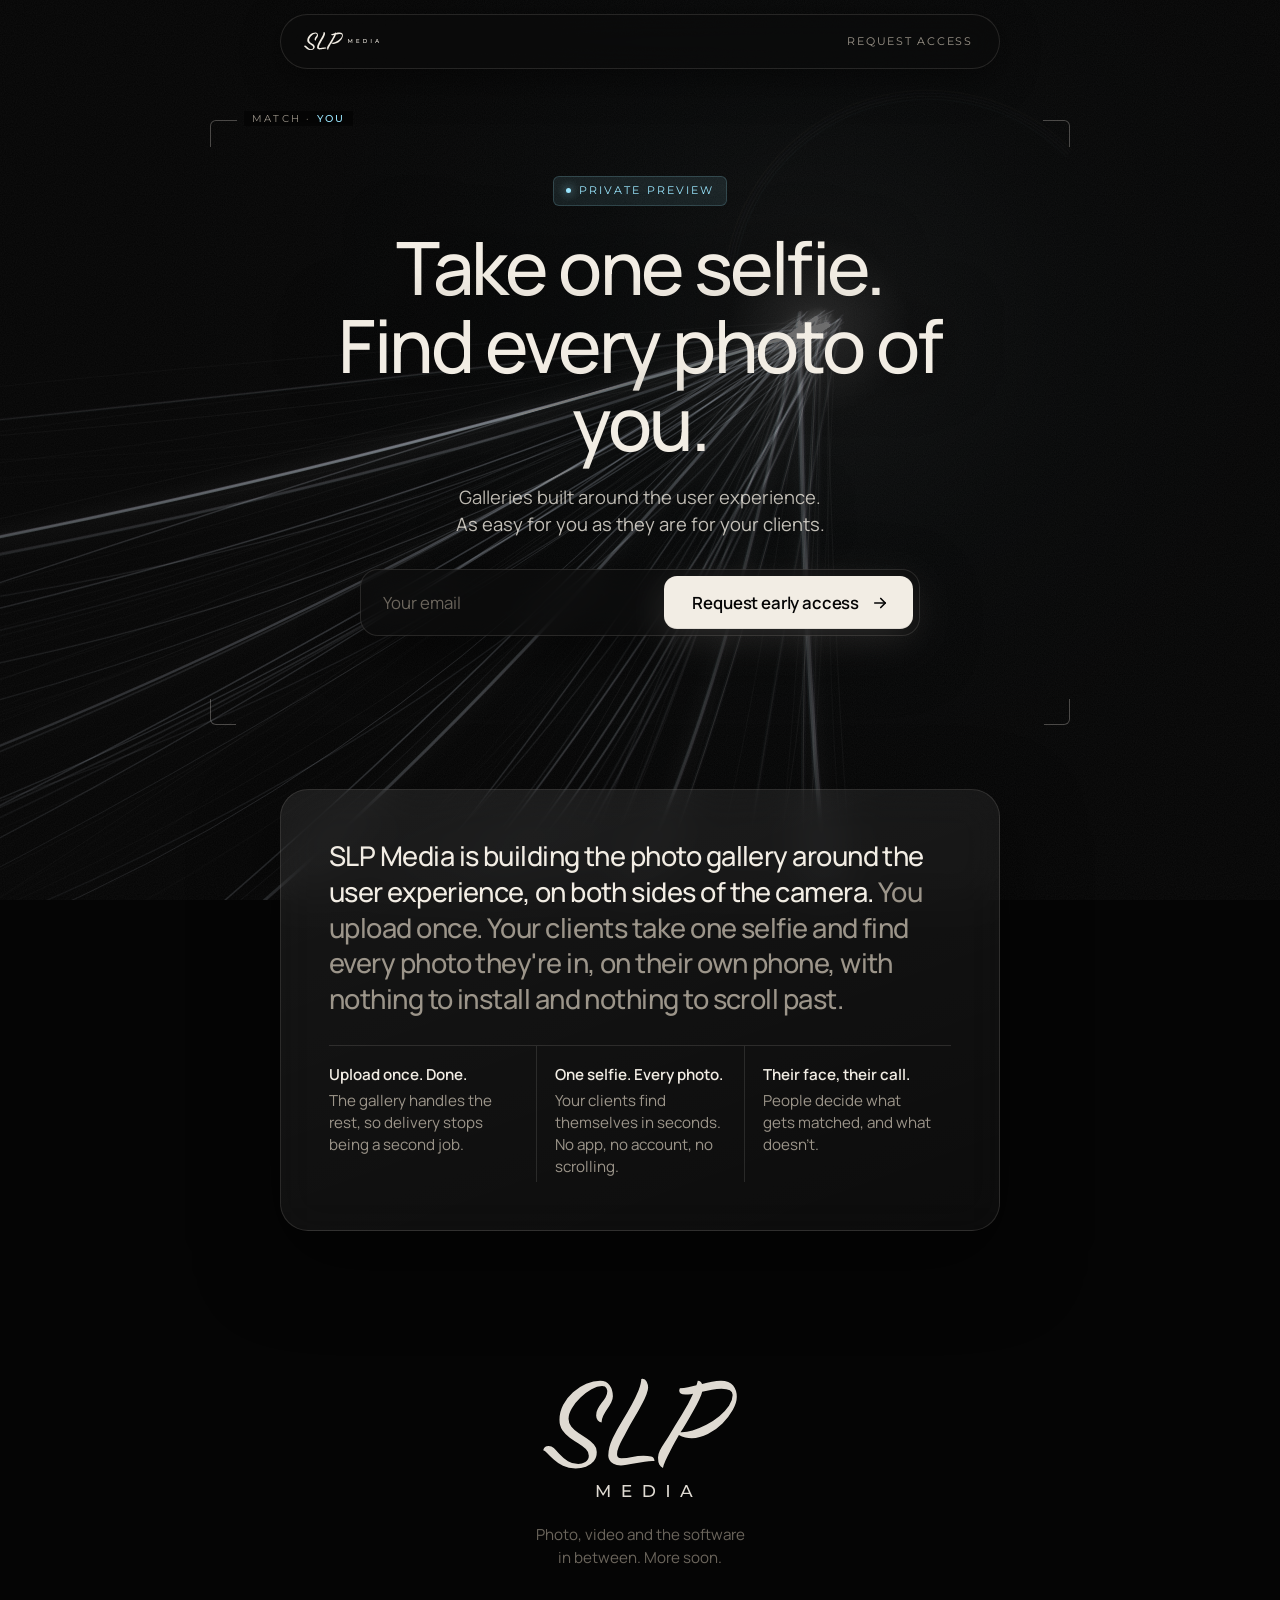
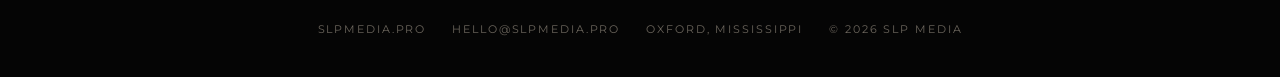
<file: index.html>
<!doctype html>
<html lang="en">
<head>
<meta charset="utf-8">
<meta name="viewport" content="width=device-width, initial-scale=1, viewport-fit=cover">
<title>SLP Media</title>
<link rel="canonical" href="https://slpmedia.pro/">
<link rel="icon" type="image/png" sizes="512x512" href="/favicon.png">
<link rel="icon" type="image/png" sizes="32x32" href="/favicon-32.png">
<link rel="apple-touch-icon" sizes="180x180" href="/apple-touch-icon.png">
<meta property="og:type" content="website">
<meta property="og:site_name" content="SLP Media">
<meta property="og:title" content="SLP Media">
<meta property="og:description" content="Take one selfie. Find every photo of you. Photo galleries built around the user experience, for creatives and their clients.">
<meta property="og:url" content="https://slpmedia.pro/">
<meta property="og:image" content="https://slpmedia.pro/og.jpg">
<meta property="og:image:width" content="1200">
<meta property="og:image:height" content="630">
<meta name="twitter:card" content="summary_large_image">
<meta name="theme-color" content="#050505">
<meta name="description" content="SLP Media. Photo galleries built around the user experience, for creatives and their clients. One selfie finds every photo of you.">
<link rel="preconnect" href="https://fonts.googleapis.com">
<link rel="preconnect" href="https://fonts.gstatic.com" crossorigin>
<link rel="stylesheet" href="https://fonts.googleapis.com/css2?family=Manrope:wght@400;500;600&family=Montserrat:wght@500&display=swap">
<link rel="stylesheet" href="/site.css">
</head>
<body>
<canvas id="trails" aria-hidden="true"></canvas>
<div class="grain" aria-hidden="true"></div>

<header class="nav">
  <div class="pill">
    <a href="#top" aria-label="SLP Media home"><svg class="wordmark" role="img" aria-label="SLP Media" xmlns="http://www.w3.org/2000/svg" viewBox="0 0 1082 400" fill="currentColor"><path fill="currentColor"  d="M126.69039145907473 320.0Q107.47330960854092 320.0 92.95373665480426 312.9537366548043Q78.4341637010676 305.9074733096086 68.1850533807829 296.2989323843417Q57.93594306049822 286.69039145907476 50.88967971530249 279.2170818505339Q43.84341637010676 271.74377224199293 40.0 271.3167259786477Q41.70818505338078 265.7651245551601 44.91103202846975 262.7758007117438Q48.113879003558715 259.78647686832744 54.519572953736656 259.78647686832744Q62.63345195729537 259.78647686832744 68.3985765124555 265.338078291815Q74.16370106761565 270.8896797153025 82.70462633451957 280.711743772242Q94.66192170818505 293.52313167259786 106.40569395017793 300.9964412811388Q118.14946619217082 308.46975088967974 133.95017793594306 308.46975088967974Q143.77224199288256 308.46975088967974 152.9537366548043 302.7046263345196Q162.135231316726 296.93950177935943 162.135231316726 286.2633451957295Q162.135231316726 276.01423487544486 154.23487544483987 268.3274021352313Q146.33451957295372 260.6405693950178 134.59074733096085 253.38078291814946Q122.84697508896798 246.12099644128114 111.1032028469751 237.79359430604984Q99.35943060498221 229.46619217081852 91.45907473309609 217.93594306049823Q83.55871886120997 206.40569395017795 83.55871886120997 189.75088967971533Q83.55871886120997 168.39857651245552 93.59430604982207 149.39501779359432Q103.62989323843416 130.39145907473312 119.85765124555161 115.87188612099646Q136.08540925266905 101.35231316725981 155.30249110320284 93.23843416370109Q174.51957295373666 85.12455516014236 192.8825622775801 85.12455516014236Q209.1103202846975 85.12455516014236 217.864768683274 97.08185053380784Q226.61921708185054 109.03914590747331 226.61921708185054 126.97508896797154Q226.61921708185054 134.66192170818508 222.135231316726 143.202846975089Q217.65124555160142 151.7437722419929 211.4590747330961 160.71174377224202Q205.26690391459076 169.6797153024911 200.78291814946618 178.8612099644128Q196.29893238434164 188.0427046263345 196.29893238434164 197.01067615658366Q189.89323843416372 197.01067615658366 185.83629893238435 191.2455516014235Q181.77935943060498 185.48042704626334 181.77935943060498 178.64768683274022Q181.77935943060498 168.82562277580072 186.26334519572953 160.4982206405694Q190.7473309608541 152.17081850533808 196.72597864768684 144.48398576512454Q202.7046263345196 136.79715302491104 207.18861209964416 129.11032028469754Q211.6725978647687 121.423487544484 211.6725978647687 112.45551601423489Q211.6725978647687 110.7473309608541 209.32384341637012 105.19572953736656Q206.97508896797154 99.64412811387902 197.58007117437722 99.64412811387902Q184.76868327402136 99.64412811387902 169.39501779359432 108.18505338078293Q154.02135231316726 116.72597864768684 139.9288256227758 130.1779359430605Q125.83629893238435 143.62989323843416 116.86832740213524 158.7900355871886Q107.90035587188612 173.95017793594306 107.90035587188612 186.76156583629893Q107.90035587188612 199.14590747330962 115.58718861209964 208.5409252669039Q123.27402135231316 217.93594306049823 134.59074733096085 225.40925266903915Q145.90747330960855 232.88256227758006 157.01067615658366 240.1423487544484Q168.11387900355874 247.40213523131672 175.80071174377224 255.94306049822063Q183.48754448398577 264.48398576512454 183.48754448398577 276.01423487544486Q183.48754448398577 290.9608540925267 175.37366548042706 300.78291814946624Q167.25978647686833 310.60498220640574 154.44839857651246 315.3024911032029Q141.6370106761566 320.0 126.69039145907473 320.0Z"/><path fill="currentColor"  d="M247.97153024911034 312.3131672597865Q235.58718861209965 312.3131672597865 228.11387900355874 307.82918149466195Q220.6405693950178 303.3451957295374 217.43772241992883 297.15302491103205Q214.23487544483987 290.9608540925267 214.23487544483987 285.83629893238435Q214.23487544483987 264.48398576512454 226.40569395017795 238.8612099644128Q238.57651245551602 213.23843416370107 254.37722419928826 188.0427046263345Q265.05338078291817 170.96085409252672 276.15658362989325 150.6761565836299Q287.2597864768683 130.39145907473312 294.9466192170819 111.8149466192171Q302.6334519572954 93.23843416370107 302.6334519572954 80.85409252669041Q305.19572953736656 80.0 306.47686832740214 80.0Q313.3096085409253 80.0 317.15302491103205 88.11387900355872Q320.9964412811388 96.22775800711744 320.9964412811388 103.06049822064057Q320.9964412811388 109.89323843416372 316.7259786476868 121.2099644128114Q312.4555160142349 132.52669039145908 305.6227758007118 145.76512455516016Q296.2277580071175 164.12811387900356 284.270462633452 183.98576512455517Q272.3131672597865 203.84341637010678 262.491103202847 222.2064056939502Q259.0747330960854 229.0391459074733 253.09608540925268 239.9288256227758Q247.11743772241994 250.8185053380783 242.41992882562278 262.135231316726Q237.72241992882564 273.4519572953737 237.72241992882564 281.9928825622776Q237.72241992882564 292.6690391459075 249.25266903914593 292.6690391459075Q263.7722419928826 292.6690391459075 278.50533807829186 289.2526690391459Q293.2384341637011 285.83629893238435 308.61209964412814 285.83629893238435Q320.14234875444845 285.83629893238435 328.896797153025 287.97153024911034Q337.65124555160145 290.10676156583634 338.0782918149466 300.355871886121Q336.79715302491104 299.92882562277583 335.30249110320284 299.92882562277583Q333.80782918149464 299.92882562277583 332.09964412811394 299.92882562277583Q323.9857651245552 299.92882562277583 311.8149466192171 301.8505338078292Q299.644128113879 303.7722419928826 287.0462633451957 306.12099644128114Q274.4483985765125 308.46975088967974 263.7722419928826 310.3914590747331Q253.09608540925268 312.3131672597865 247.97153024911034 312.3131672597865Z"/><path fill="currentColor"  d="M360.71174377224196 318.7188612099644Q354.30604982206404 315.30249110320284 350.88967971530246 309.3238434163701Q347.4733096085409 303.3451957295374 347.4733096085409 290.9608540925267Q347.4733096085409 281.9928825622776 352.3843416370106 271.9572953736655Q357.2953736654804 261.9217081850534 363.9145907473309 252.3131672597865Q370.53380782918146 242.7046263345196 375.2313167259786 235.01779359430606Q392.7402135231317 205.97864768683274 411.1032028469751 176.51245551601426Q429.4661921708185 147.04626334519574 441.423487544484 120.14234875444842Q438.0071174377224 120.9964412811388 434.80427046263344 121.2099644128114Q431.6014234875445 121.423487544484 428.1850533807829 121.85053380782918Q426.47686832740214 122.27758007117438 424.55516014234877 122.27758007117438Q422.63345195729534 122.27758007117438 420.9252669039146 122.27758007117438Q411.9572953736655 122.27758007117438 408.11387900355874 119.28825622775801Q404.2704626334519 116.29893238434164 404.2704626334519 112.02846975088968Q404.2704626334519 110.3202846975089 404.9110320284697 108.82562277580071Q405.5516014234875 107.33096085409252 405.9786476868327 105.62277580071176Q416.6548042704626 104.76868327402136 427.9715302491103 102.63345195729538Q439.288256227758 100.4982206405694 450.39145907473306 97.50889679715303Q451.2455516014235 94.51957295373666 452.3131672597865 91.3167259786477Q453.38078291814946 88.11387900355874 453.80782918149464 85.12455516014236Q458.932384341637 85.12455516014236 461.49466192170814 87.90035587188613Q464.0569395017793 90.6761565836299 465.3380782918149 94.09252669039148Q479.0035587188612 90.6761565836299 491.81494661921704 88.11387900355872Q504.62633451957294 85.55160142348754 515.729537366548 85.55160142348754Q538.7900355871886 85.55160142348754 548.6120996441282 98.14946619217082Q558.4341637010676 110.7473309608541 558.4341637010676 128.25622775800713Q558.4341637010676 144.05693950177937 547.9715302491104 163.06049822064057Q537.508896797153 182.0640569395018 520.0 199.57295373665482Q502.49110320284694 217.08185053380782 480.9252669039146 228.18505338078293Q459.3594306049822 239.28825622775804 437.58007117437717 239.28825622775804Q429.0391459074733 239.28825622775804 420.2846975088968 237.15302491103205Q411.53024911032026 235.01779359430606 403.4163701067615 230.3202846975089Q397.864768683274 240.1423487544484 392.0996441281138 250.6049822064057Q386.3345195729537 261.067615658363 381.20996441281136 271.3167259786477Q373.0960854092526 286.69039145907476 367.3309608540925 299.7153024911032Q361.56583629893237 312.7402135231317 360.71174377224196 318.7188612099644ZM407.6868327402135 223.06049822064057Q421.7793594306049 223.91459074733098 439.9288256227758 218.57651245551602Q458.0782918149466 213.23843416370107 476.8683274021352 203.41637010676158Q495.6583629893238 193.59430604982208 511.67259786476865 180.355871886121Q527.6868327402135 167.11743772241994 537.508896797153 152.3843416370107Q547.3309608540925 137.65124555160145 547.3309608540925 123.13167259786479Q547.3309608540925 106.47686832740214 517.4377224199288 106.47686832740214Q505.0533807829181 106.47686832740214 491.81494661921704 109.03914590747331Q478.57651245551597 111.60142348754448 465.7651245551601 114.59074733096085Q464.0569395017793 122.70462633451959 457.6512455516014 136.15658362989325Q451.2455516014235 149.6085409252669 442.9181494661922 164.55516014234877Q434.5907473309608 179.50177935943063 426.90391459074726 192.5266903914591Q419.21708185053376 205.55160142348757 414.51957295373666 213.23843416370107Z"/><path fill="currentColor"  d="M628.4341637010676 225.9V174.10000000000002H634.504179627304L657.7088242207658 213.23089606035205H654.4805819743283L677.4237454278069 174.10000000000002H683.4937613540433L683.556255067371 225.9H676.451820867874L676.3893271545462 185.30758843252306H678.0437202811179L657.6578367941104 219.63639312657168H654.2700882610005L633.6852173473375 185.30758843252306H635.5385979005647V225.9Z"/><path fill="currentColor"  d="M739.8041637010676 225.9V174.10000000000002H776.3653430807826V180.50549706621962H747.1585727538757V219.49450293378038H777.4128493674549V225.9ZM746.5385979005647 202.73325481978208V196.45274518021796H773.1603305074381V202.73325481978208Z"/><path fill="currentColor"  d="M830.0841637010676 225.9V174.10000000000002H851.8814436675386Q860.2204310941942 174.10000000000002 866.5186653775136 177.3732594300084Q872.8168996608329 180.64651886001678 876.3458870874883 186.46127200335292Q879.8748745141438 192.27602514668902 879.8748745141438 200.0Q879.8748745141438 207.72397485331098 876.3458870874883 213.5387279966471Q872.8168996608329 219.35348113998324 866.5186653775136 222.62674056999163Q860.2204310941942 225.9 851.8814436675386 225.9ZM837.4385727538756 219.49450293378038H851.4834688142276Q857.9016196943618 219.49450293378038 862.5914859977985 217.03118063704946Q867.2813523012352 214.56785834031854 869.8696620246217 210.17974518021794Q872.457971748008 205.79163202011736 872.457971748008 200.0Q872.457971748008 194.1458742665549 869.8696620246217 189.7890079631182Q867.2813523012352 185.4321416596815 862.5914859977985 182.96881936295057Q857.9016196943618 180.50549706621962 851.4834688142276 180.50549706621962H837.4385727538756Z"/><path fill="currentColor"  d="M931.9081637010677 225.9V174.10000000000002H939.2625727538757V225.9Z"/><path fill="currentColor"  d="M987.6845316809502 225.9 1011.1720882610005 174.10000000000002H1018.4640036004807L1042.0140538938588 225.9H1034.2501637010675L1013.2919122341773 178.22120452640402H1016.2816859139762L995.3234344470859 225.9ZM997.6648242207657 212.97322967309304 999.7171922006484 207.00518860016766H1028.8450002475888L1030.9598619407993 212.97322967309304Z"/></svg></a>
    <a class="nav-link" href="#access" id="nav-access">Request access</a>
  </div>
</header>

<main id="top">
  <section class="hero">
    <div class="frame">
      <span class="b1" aria-hidden="true"></span><span class="b2" aria-hidden="true"></span>
      <span class="match" aria-hidden="true">match &middot; <b>you</b></span>
      <span class="chip"><i aria-hidden="true"></i>Private preview</span>
      <h1>Take one selfie.<br>Find every photo of you.</h1>
      <p class="sub">Galleries built around the user experience. As easy for you as they are for your clients.</p>
      <form class="access" id="access" action="https://api.web3forms.com/submit" method="POST" novalidate>
        <input type="hidden" name="access_key" value="c4396b96-84f7-4a70-b1d2-cedc13dba09a">
        <input type="hidden" name="subject" value="SLP Media early access request">
        <input type="hidden" name="from_name" value="slpmedia.pro">
        <input type="checkbox" name="botcheck" class="hp" tabindex="-1" autocomplete="off" aria-hidden="true">
        <div class="row">
          <label for="access-email" class="sr">Your email</label>
          <input id="access-email" name="email" type="email" required autocomplete="email" inputmode="email" placeholder="Your email" spellcheck="false">
          <button class="cta" type="submit" id="access-submit"><span>Request early access</span>
            <svg viewBox="0 0 24 24" fill="none" stroke="currentColor" stroke-width="2.2" stroke-linecap="round" stroke-linejoin="round" aria-hidden="true"><path d="M5 12h14"/><path d="M13 6l6 6-6 6"/></svg>
          </button>
        </div>
        <p class="note" id="access-note" aria-live="polite"></p>
      </form>
    </div>
  </section>

  <section class="card-wrap">
    <div class="card">
      <p>SLP Media is building the photo gallery around the user experience, on both sides of the camera. <span>You upload once. Your clients take one selfie and find every photo they're in, on their own phone, with nothing to install and nothing to scroll past.</span></p>
      <div class="principles">
        <div><b>Upload once. Done.</b>The gallery handles the rest, so delivery stops being a second job.</div>
        <div><b>One selfie. Every photo.</b>Your clients find themselves in seconds. No app, no account, no scrolling.</div>
        <div><b>Their face, their call.</b>People decide what gets matched, and what doesn't.</div>
      </div>
    </div>
  </section>

  <section class="signoff">
    <svg class="stacked" role="img" aria-label="SLP Media" xmlns="http://www.w3.org/2000/svg" viewBox="0 0 1000 703" fill="currentColor"><path fill="currentColor"  d="M207.149917627677 533.6902800658979Q174.53047775947272 533.6902800658979 149.8846787479406 521.7298187808897Q125.23887973640848 509.7693574958814 107.84184514003286 493.4596375617793Q90.44481054365724 477.14991762767715 78.484349258649 464.46457990115323Q66.52388797364077 451.77924217462936 59.9999999999999 451.0543657331137Q62.899505766062504 441.63097199341024 68.33607907742989 436.5568369028007Q73.77265238879727 431.4827018121911 84.64579901153203 431.4827018121911Q98.41845140032939 431.4827018121911 108.20428336079067 440.9060955518946Q117.99011532125196 450.32948929159807 132.48764415156498 467.00164744645804Q152.7841845140032 488.7479406919275 172.71828665568358 501.43327841845144Q192.65238879736398 514.1186161449754 219.47281713344307 514.1186161449754Q236.14497528830304 514.1186161449754 251.72981878088953 504.332784184514Q267.314662273476 494.54695222405275 267.314662273476 476.4250411861615Q267.314662273476 459.02800658978583 253.90444810543647 445.9802306425041Q240.49423393739696 432.9324546952224 220.56013179571656 420.6095551894564Q200.62602965403616 408.2866556836903 180.69192751235576 394.1515650741351Q160.75782537067536 380.0164744645799 147.34761120263585 360.44481054365735Q133.9373970345963 340.8731466227348 133.9373970345963 312.6029654036244Q133.9373970345963 276.3591433278419 150.97199341021408 244.10214168039542Q168.00658978583186 211.84514003294896 195.5518945634266 187.1993410214168Q223.09719934102134 162.55354200988467 255.7166392092256 148.7808896210873Q288.3360790774299 135.00823723228996 319.5057660626029 135.00823723228996Q347.0510708401976 135.00823723228996 361.91103789126845 155.3047775947282Q376.7710049423393 175.60131795716643 376.7710049423393 206.04612850082373Q376.7710049423393 219.09390444810543 369.1598023064249 233.59143327841846Q361.5485996705106 248.0889621087315 351.0378912685337 263.31136738056017Q340.52718286655676 278.53377265238885 332.9159802306424 294.1186161449753Q325.3047775947281 309.70345963756176 325.3047775947281 324.9258649093905Q314.43163097199334 324.9258649093905 307.54530477759465 315.14003294892916Q300.65897858319596 305.3542009884679 300.65897858319596 293.75617792421747Q300.65897858319596 277.0840197693575 308.2701812191103 262.94892915980233Q315.88138385502464 248.8138385502471 326.02965403624376 235.7660626029654Q336.1779242174629 222.7182866556837 343.7891268533772 209.670510708402Q351.4003294892915 196.62273476112028 351.4003294892915 181.4003294892916Q351.4003294892915 178.50082372322902 347.41350906095545 169.07742998352555Q343.42668863261935 159.65403624382208 327.47940691927505 159.65403624382208Q305.7331136738055 159.65403624382208 279.6375617792421 174.1515650741351Q253.54200988467866 188.64909390444814 229.6210873146622 211.48270181219112Q205.70016474464572 234.3163097199341 190.47775947281707 260.04942339373974Q175.2553542009884 285.7825370675453 175.2553542009884 307.52883031301485Q175.2553542009884 328.5502471169687 188.3031301482701 344.49752883031306Q201.3509060955518 360.44481054365735 220.56013179571656 373.1301482701812Q239.7693574958813 385.8154859967051 258.6161449752882 398.1383855024712Q277.46293245469514 410.46128500823727 290.5107084019769 424.95881383855027Q303.5584843492586 439.4563426688633 303.5584843492586 459.02800658978583Q303.5584843492586 484.3986820428336 289.7858319604612 501.07084019769366Q276.01317957166384 517.7429983525536 254.2668863261943 525.7166392092258Q232.52059308072478 533.6902800658979 207.149917627677 533.6902800658979Z"/><path fill="currentColor"  d="M413.0148270181219 520.6425041186162Q391.99341021416797 520.6425041186162 379.3080724876441 513.0313014827018Q366.6227347611202 505.4200988467875 361.18616144975283 494.9093904448106Q355.74958813838543 484.3986820428336 355.74958813838543 475.7001647446458Q355.74958813838543 439.4563426688633 376.40856672158145 395.9637561779242Q397.0675453047775 352.4711696869852 423.8879736408566 309.70345963756176Q442.0098846787479 280.70840197693576 460.8566721581548 246.27677100494236Q479.70345963756176 211.84514003294896 492.75123558484347 180.31301482701815Q505.7990115321252 148.78088962108734 505.7990115321252 127.75947281713343Q510.14827018121906 126.30971993410213 512.322899505766 126.30971993410213Q523.9209225700164 126.30971993410213 530.4448105436572 140.08237232289952Q536.9686985172982 153.8550247116969 536.9686985172982 165.4530477759473Q536.9686985172982 177.05107084019772 529.7199341021417 196.26029654036248Q522.4711696869851 215.46952224052723 510.8731466227347 237.94069192751238Q494.9258649093904 269.11037891268535 474.62932454695215 302.81713344316313Q454.3327841845139 336.52388797364085 437.660626029654 367.6935749588139Q431.86161449752876 379.29159802306424 421.71334431630964 397.77594728171334Q411.5650741350905 416.26029654036245 403.5914332784184 435.4695222405272Q395.61779242174623 454.67874794069195 395.61779242174623 469.17627677100495Q395.61779242174623 487.2981878088963 415.1894563426688 487.2981878088963Q439.83525535420097 487.2981878088963 464.8434925864909 481.49917627677104Q489.8517298187808 475.7001647446458 515.9472817133443 475.7001647446458Q535.5189456342669 475.7001647446458 550.3789126853377 479.32454695222407Q565.2388797364085 482.94892915980233 565.9637561779241 500.345963756178Q563.7891268533772 499.6210873146623 561.2520593080724 499.6210873146623Q558.7149917627677 499.6210873146623 555.8154859967051 499.6210873146623Q542.0428336079077 499.6210873146623 521.3838550247117 502.88303130148273Q500.72487644151556 506.14497528830316 479.34102141680387 510.13179571663926Q457.9571663920922 514.1186161449754 439.8352553542009 517.3805601317958Q421.71334431630964 520.6425041186162 413.0148270181219 520.6425041186162Z"/><path fill="currentColor"  d="M604.3822075782538 531.5156507413509Q593.509060955519 525.7166392092257 587.7100494233937 515.5683690280066Q581.9110378912685 505.4200988467875 581.9110378912685 484.3986820428336Q581.9110378912685 469.17627677100495 590.2471169686985 452.1416803953872Q598.5831960461285 435.1070840197694 609.8187808896212 418.79736408566725Q621.0543657331137 402.48764415156506 629.0280065897858 389.43986820428336Q658.7479406919275 340.1482701812191 689.9176276771004 290.1317957166392Q721.0873146622735 240.11532125205935 741.3838550247117 194.44810543657331Q735.5848434925865 195.8978583196046 730.1482701812191 196.26029654036245Q724.7116968698517 196.62273476112028 718.9126853377265 197.3476112026359Q716.013179571664 198.07248764415158 712.7512355848435 198.07248764415158Q709.4892915980231 198.07248764415158 706.5897858319605 198.07248764415158Q691.3673805601318 198.07248764415158 684.8434925864909 192.99835255354202Q678.3196046128501 187.92421746293246 678.3196046128501 180.67545304777593Q678.3196046128501 177.77594728171334 679.4069192751235 175.23887973640856Q680.4942339373971 172.70181219110378 681.2191103789127 169.8023064250412Q699.341021416804 168.3525535420099 718.5502471169686 164.72817133443164Q737.7594728171334 161.10378912685337 756.6062602965404 156.0296540362438Q758.0560131795717 150.95551894563425 759.8682042833608 145.51894563426688Q761.6803953871499 140.08237232289952 762.4052718286656 135.00823723228996Q771.1037891268534 135.00823723228996 775.4530477759473 139.71993410214168Q779.8023064250413 144.4316309719934 781.9769357495882 150.23064250411863Q805.172981878089 144.4316309719934 826.9192751235585 140.08237232289952Q848.665568369028 135.73311367380563 867.5123558484349 135.73311367380563Q906.6556836902801 135.73311367380563 923.32784184514 157.11696869851733Q940.0 178.50082372322902 940.0 208.2207578253707Q940.0 235.0411861614498 922.2405271828666 267.2981878088963Q904.4810543657331 299.5551894563427 874.7611202635915 329.2751235584844Q845.0411861614498 358.99505766062606 808.4349258649095 377.841845140033Q771.828665568369 396.6886326194399 734.8599670510708 396.6886326194399Q720.3624382207579 396.6886326194399 705.502471169687 393.0642504118616Q690.6425041186162 389.43986820428336 676.8698517298188 381.46622734761127Q667.4464579901153 398.1383855024712 657.660626029654 415.89785831960467Q647.8747940691928 433.6573311367381 639.176276771005 451.0543657331137Q625.4036243822076 477.14991762767715 615.6177924217463 499.25864909390447Q605.831960461285 521.3673805601318 604.3822075782538 531.5156507413509ZM684.1186161449752 369.1433278418452Q708.0395387149917 370.5930807248765 738.8467874794069 361.5321252059308Q769.6540362438221 352.4711696869852 801.5485996705108 335.79901153212523Q833.4431630971994 319.12685337726526 860.6260296540363 296.65568369028006Q887.8088962108732 274.1845140032949 904.4810543657331 249.17627677100495Q921.1532125205931 224.168039538715 921.1532125205931 199.52224052718287Q921.1532125205931 171.2520593080725 870.4118616144976 171.2520593080725Q849.3904448105436 171.2520593080725 826.9192751235585 175.6013179571664Q804.4481054365733 179.9505766062603 782.7018121911038 185.02471169686987Q779.8023064250413 198.79736408566725 768.9291598023065 221.63097199341024Q758.0560131795717 244.46457990115323 743.9209225700165 269.835255354201Q729.7858319604613 295.2059308072488 716.7380560131796 317.31466227347613Q703.6902800658979 339.42339373970344 695.7166392092257 352.4711696869852Z"/><path fill="currentColor"  d="M303.4822200335289 663.6902800658979V609.0902800658979H309.880344928751L334.339294635373 650.3363596970798H330.9365528080469L355.11988725901085 609.0902800658979H361.518012154233L361.583883906119 663.6902800658979H354.09542623637884L354.02955448449285 620.9036840893682H355.77337426655487L334.285551131601 657.0880998479599H330.7146810561609L309.017114417435 620.9036840893682H310.970677703269V663.6902800658979Z"/><path fill="currentColor"  d="M420.8722200335289 663.6902800658979V609.0902800658979H459.40967937971493V615.8420202167781H428.62416471081303V656.9385399150178H460.51380762782895V663.6902800658979ZM427.970677703269 639.2712783894519V632.6512817423438H456.0314228834869V639.2712783894519Z"/><path fill="currentColor"  d="M516.0322200335289 663.6902800658979V609.0902800658979H539.007731349539Q547.797474853311 609.0902800658979 554.436154233026 612.540472438069Q561.0748336127409 615.9906648102399 564.794577116513 622.119728934297Q568.5143206202849 628.248793058354 568.5143206202849 636.390280065898Q568.5143206202849 644.531767073442 564.794577116513 650.660831197499Q561.0748336127409 656.789895321556 554.436154233026 660.240087693727Q547.797474853311 663.6902800658979 539.007731349539 663.6902800658979ZM523.784164710813 656.9385399150178H538.5882443419949Q545.3533222967309 656.9385399150178 550.2966948868399 654.3420650617068Q555.2400674769489 651.7455902083958 557.9682858340318 647.1202817423439Q560.6965041911149 642.4949732762918 560.6965041911149 636.390280065898Q560.6965041911149 630.219715103618 557.9682858340318 625.627342513509Q555.2400674769489 621.0349699234 550.2966948868399 618.4384950700891Q545.3533222967309 615.8420202167781 538.5882443419949 615.8420202167781H523.784164710813Z"/><path fill="currentColor"  d="M623.3602200335289 663.6902800658979V609.0902800658979H631.1121647108131V663.6902800658979Z"/><path fill="currentColor"  d="M682.151526823135 663.6902800658979 706.908681056161 609.0902800658979H714.5947539815592L739.4177799664711 663.6902800658979H731.2342200335289L709.143090108969 613.43425240454H712.294473176865L690.2033432523051 663.6902800658979ZM692.6712946353731 650.064765396996 694.834601424979 643.7741275093179H725.536885582565L727.766064124057 650.064765396996Z"/></svg>
    <p>Photo, video and the software in between. More soon.</p>
  </section>

  <footer>
    <a href="https://slpmedia.pro">slpmedia.pro</a>
    <a href="mailto:hello@slpmedia.pro">hello@slpmedia.pro</a>
    <span>Oxford, Mississippi</span>
    <span>&copy; 2026 SLP Media</span>
  </footer>
</main>

<script>
(function () {
  const form = document.getElementById('access');
  const note = document.getElementById('access-note');
  const btn = document.getElementById('access-submit');
  const label = btn.querySelector('span');
  const email = document.getElementById('access-email');
  const fallback = 'That didn\u2019t send. Email <a href="mailto:hello@slpmedia.pro?subject=SLP%20Media%20early%20access">hello@slpmedia.pro</a> instead.';

  document.getElementById('nav-access').addEventListener('click', function (e) {
    e.preventDefault();
    form.scrollIntoView({ behavior: 'smooth', block: 'center' });
    setTimeout(() => email.focus({ preventScroll: true }), 350);
  });

  form.addEventListener('submit', async function (e) {
    e.preventDefault();
    const value = email.value.trim();
    if (!/^[^@\s]+@[^@\s]+\.[^@\s]+$/.test(value)) {
      note.textContent = 'Enter a real email and we\u2019ll do the rest.';
      email.focus();
      return;
    }
    btn.disabled = true; label.textContent = 'Sending'; note.textContent = '';
    try {
      const res = await fetch(form.action, {
        method: 'POST',
        headers: { 'Content-Type': 'application/json', 'Accept': 'application/json' },
        body: JSON.stringify({
          access_key: form.access_key.value,
          subject: form.subject.value,
          from_name: form.from_name.value,
          email: value,
          page: location.href,
          botcheck: form.botcheck.checked ? 'yes' : ''
        })
      });
      const data = await res.json().catch(() => ({}));
      if (!res.ok || !data.success) throw new Error(data.message || 'send failed');
      form.innerHTML = '<p class="done"><svg viewBox="0 0 24 24" fill="none" stroke="currentColor" stroke-width="2.4" stroke-linecap="round" stroke-linejoin="round" aria-hidden="true"><path d="M5 12.5l4.5 4.5L19 7.5"/></svg>You\u2019re on the list. We\u2019ll be in touch.</p>';
    } catch (err) {
      btn.disabled = false; label.textContent = 'Request early access';
      note.innerHTML = fallback;
    }
  });
})();
</script>
<script src="/trails.js" defer></script>
</body>
</html>
</file>
<file: site.css>
/* SLP Media site styles, shared by every page. Tokens first, then the
   background, the nav pill, the hero, the cards and the footer. */
  :root {
    color-scheme: dark;
    --ink: #050505;
    --paper: #F2EDE4;
    --muted: #9C958A;
    --dim: #6B655C;
    --glass: rgba(255, 255, 255, 0.055);
    --glass-strong: rgba(255, 255, 255, 0.09);
    --edge: rgba(242, 237, 228, 0.12);
    --edge-strong: rgba(242, 237, 228, 0.28);
    --prism-a: #9BE7FF;
    --prism-b: #C9B3FF;
    --sans: "Manrope", "Avenir Next", "Segoe UI", system-ui, sans-serif;
    --label: "Montserrat", "Avenir Next", "Segoe UI", system-ui, sans-serif;
    --gutter: clamp(16px, 4vw, 40px);
  }
  * { box-sizing: border-box; }
  html { background: var(--ink); }
  body {
    margin: 0;
    background: var(--ink);
    color: var(--paper);
    font-family: var(--sans);
    font-size: 16px;
    line-height: 1.5;
    -webkit-font-smoothing: antialiased;
    overflow-x: hidden;
    min-height: 100%;
  }
  a { color: inherit; text-decoration: none; }
  a:focus-visible, button:focus-visible { outline: 2px solid var(--prism-a); outline-offset: 4px; border-radius: 999px; }
  ::selection { background: rgba(155, 231, 255, 0.35); color: #fff; }

  /* ---- background ---- */
  #trails {
    position: fixed; inset: 0; width: 100%; height: 100%;
    display: block; z-index: 0; pointer-events: none;
  }
  .grain {
    position: fixed; inset: 0; z-index: 1; pointer-events: none; opacity: 0.045;
    background-image: url("data:image/svg+xml;utf8,<svg xmlns='http://www.w3.org/2000/svg' width='160' height='160'><filter id='n'><feTurbulence type='fractalNoise' baseFrequency='0.9' numOctaves='2' stitchTiles='stitch'/><feColorMatrix values='0 0 0 0 1 0 0 0 0 1 0 0 0 0 1 0 0 0 1 0'/></filter><rect width='160' height='160' filter='url(%23n)'/></svg>");
    background-size: 160px 160px;
  }

  /* ---- nav ---- */
  .nav {
    position: fixed; top: 0; left: 0; right: 0; z-index: 10;
    padding: calc(14px + env(safe-area-inset-top, 0px)) var(--gutter) 0;
    display: flex; justify-content: center;
  }
  .pill {
    width: min(720px, 100%);
    display: flex; align-items: center; justify-content: space-between; gap: 16px;
    padding: 10px 14px 10px 20px;
    border-radius: 999px;
    background: rgba(12, 12, 12, 0.55);
    border: 1px solid var(--edge);
    backdrop-filter: blur(18px) saturate(1.2);
    -webkit-backdrop-filter: blur(18px) saturate(1.2);
    box-shadow: 0 10px 40px rgba(0, 0, 0, 0.45);
  }
  .wordmark { height: 30px; width: auto; display: block; color: var(--paper); }
  .nav-link {
    font-family: var(--label); font-size: 11px; letter-spacing: 0.16em; text-transform: uppercase;
    color: var(--muted); padding: 8px 12px; border-radius: 999px; white-space: nowrap;
    transition: color 200ms ease, background-color 200ms ease;
  }
  .nav-link:hover { color: var(--paper); background: var(--glass); }

  /* ---- page ---- */
  main { position: relative; z-index: 2; }
  .hero {
    min-height: 82vh;
    display: flex; align-items: center; justify-content: center;
    padding: calc(120px + env(safe-area-inset-top, 0px)) var(--gutter) 64px;
    text-align: center;
  }
  .frame {
    position: relative;
    padding: clamp(28px, 6vw, 56px) clamp(20px, 6vw, 64px);
    max-width: 860px;
    display: flex; flex-direction: column; align-items: center; gap: 22px;
  }
  /* face-detect brackets */
  .frame::before, .frame::after, .frame .b1, .frame .b2 {
    content: ""; position: absolute; width: 26px; height: 26px;
    border: 1.5px solid var(--edge-strong); pointer-events: none;
    opacity: 0; transform: scale(1.12); transform-origin: center;
    animation: lock 1100ms cubic-bezier(.2,.8,.2,1) 250ms forwards;
  }
  .frame::before { top: 0; left: 0; border-right: 0; border-bottom: 0; border-top-left-radius: 6px; transform-origin: bottom right; }
  .frame::after  { top: 0; right: 0; border-left: 0; border-bottom: 0; border-top-right-radius: 6px; transform-origin: bottom left; }
  .frame .b1     { bottom: 0; left: 0; border-right: 0; border-top: 0; border-bottom-left-radius: 6px; transform-origin: top right; }
  .frame .b2     { bottom: 0; right: 0; border-left: 0; border-top: 0; border-bottom-right-radius: 6px; transform-origin: top left; }
  @keyframes lock {
    0%   { opacity: 0; transform: scale(1.12) translate(0, 0); }
    60%  { opacity: 1; }
    100% { opacity: 1; transform: scale(1) translate(0, 0); }
  }
  .match {
    position: absolute; top: -9px; left: 34px;
    font-family: var(--label); font-size: 10px; letter-spacing: 0.22em; text-transform: uppercase;
    color: var(--muted); background: var(--ink); padding: 0 8px;
    opacity: 0; animation: fade 700ms ease 1100ms forwards;
  }
  .match b { color: var(--prism-a); font-weight: 500; }
  @keyframes fade { to { opacity: 1; } }

  .chip {
    display: inline-flex; align-items: center; gap: 8px;
    font-family: var(--label); font-size: 10.5px; letter-spacing: 0.2em; text-transform: uppercase;
    color: var(--prism-a);
    padding: 6px 12px; border-radius: 6px;
    background: rgba(155, 231, 255, 0.10); border: 1px solid rgba(155, 231, 255, 0.18);
  }
  .chip i { width: 5px; height: 5px; border-radius: 50%; background: var(--prism-a); box-shadow: 0 0 10px var(--prism-a); }
  h1 {
    margin: 0;
    font-weight: 500;
    font-size: clamp(2.1rem, 6.4vw, 4.6rem);
    line-height: 1.06;
    letter-spacing: -0.035em;
    text-wrap: balance;
    text-shadow: 0 0 60px rgba(0, 0, 0, 0.9);
  }
  .sub {
    margin: 0; max-width: 34ch;
    color: rgba(242, 237, 228, 0.8); font-size: clamp(1rem, 1.6vw, 1.15rem); line-height: 1.5;
    text-wrap: balance; text-shadow: 0 0 24px rgba(5, 5, 5, 0.95), 0 0 48px rgba(5, 5, 5, 0.9);
  }
  .access {
    width: min(560px, 100%); margin-top: 8px;
    display: flex; flex-direction: column; align-items: center; gap: 12px;
  }
  .access .row {
    display: flex; width: 100%; gap: 8px; padding: 6px;
    border-radius: 18px;
    background: rgba(12, 12, 12, 0.62);
    border: 1px solid var(--edge);
    backdrop-filter: blur(18px);
    -webkit-backdrop-filter: blur(18px);
    box-shadow: 0 18px 60px rgba(0, 0, 0, 0.45);
    transition: border-color 200ms ease;
  }
  .access .row:focus-within { border-color: var(--edge-strong); }
  .access input[type="email"] {
    flex: 1 1 auto; min-width: 0;
    background: transparent; border: 0; outline: none;
    color: var(--paper); font: inherit; font-size: 1.05rem;
    padding: 12px 16px;
  }
  .access input[type="email"]::placeholder { color: var(--dim); }
  .access input[type="email"]:focus-visible { outline: none; }
  .hp { position: absolute; left: -9999px; width: 1px; height: 1px; opacity: 0; }
  .sr { position: absolute; width: 1px; height: 1px; overflow: hidden; clip: rect(0 0 0 0); white-space: nowrap; }
  .cta {
    flex: 0 0 auto;
    display: inline-flex; align-items: center; justify-content: center; gap: 12px;
    background: var(--paper); color: var(--ink); border: 0; cursor: pointer;
    font: inherit; font-weight: 600; font-size: 1.05rem; letter-spacing: -0.01em;
    padding: 14px 24px 14px 28px; border-radius: 13px;
    box-shadow: 0 10px 40px rgba(242, 237, 228, 0.14), inset 0 -1px 0 rgba(0,0,0,0.08);
    transition: transform 220ms cubic-bezier(.2,.8,.2,1), box-shadow 220ms ease, opacity 200ms ease;
  }
  .cta svg { width: 18px; height: 18px; transition: transform 220ms cubic-bezier(.2,.8,.2,1); }
  .cta:hover { transform: translateY(-1px); box-shadow: 0 16px 50px rgba(242, 237, 228, 0.22), inset 0 -1px 0 rgba(0,0,0,0.08); }
  .cta:hover svg { transform: translateX(4px); }
  .cta:active { transform: translateY(0); }
  .cta:disabled { opacity: 0.7; cursor: default; transform: none; }
  .cta:focus-visible { outline: 2px solid var(--prism-a); outline-offset: 3px; border-radius: 13px; }
  .note {
    margin: 0; min-height: 1.4em; font-size: 0.92rem; color: var(--muted);
    text-shadow: 0 0 20px rgba(5, 5, 5, 0.95);
  }
  .note a { color: var(--paper); border-bottom: 1px solid var(--edge-strong); }
  .done {
    display: inline-flex; align-items: center; gap: 10px;
    padding: 14px 22px; border-radius: 13px;
    background: rgba(155, 231, 255, 0.10); border: 1px solid rgba(155, 231, 255, 0.22);
    color: var(--paper); font-weight: 500; font-size: 1.05rem;
  }
  .done svg { width: 18px; height: 18px; color: var(--prism-a); }
  @media (max-width: 560px) {
    .access .row { flex-direction: column; }
    .access input[type="email"] { text-align: center; padding: 14px 16px; }
    .cta { width: 100%; }
  }

  /* ---- mission card ---- */
  .card-wrap { display: flex; justify-content: center; padding: 0 var(--gutter) 24px; }
  .card {
    width: min(720px, 100%);
    padding: clamp(28px, 5vw, 48px);
    border-radius: 28px;
    background: linear-gradient(160deg, rgba(255,255,255,0.075), rgba(255,255,255,0.03));
    border: 1px solid var(--edge);
    backdrop-filter: blur(22px);
    -webkit-backdrop-filter: blur(22px);
    box-shadow: 0 30px 80px rgba(0, 0, 0, 0.5);
    display: flex; flex-direction: column; gap: 28px;
  }
  .card p {
    margin: 0;
    font-size: clamp(1.25rem, 2.3vw, 1.7rem); font-weight: 500;
    line-height: 1.32; letter-spacing: -0.02em; text-wrap: pretty;
  }
  .card p span { color: var(--muted); }
  .principles {
    display: grid; grid-template-columns: repeat(3, minmax(0, 1fr)); gap: 0;
    border-top: 1px solid var(--edge);
  }
  .principles div {
    padding: 18px 18px 4px 0; font-size: 0.95rem; color: var(--muted); line-height: 1.45;
    border-left: 1px solid var(--edge); padding-left: 18px;
  }
  .principles div:first-child { border-left: 0; padding-left: 0; }
  .principles div b { display: block; color: var(--paper); font-weight: 600; margin-bottom: 4px; }
  @media (max-width: 640px) {
    .principles { grid-template-columns: 1fr; }
    .principles div { border-left: 0; padding-left: 0; padding-top: 16px; border-top: 1px solid var(--edge); }
    .principles div:first-child { border-top: 0; }
  }

  /* ---- sign-off ---- */
  .signoff {
    display: flex; flex-direction: column; align-items: center; gap: 18px;
    padding: 96px var(--gutter) 40px; text-align: center;
  }
  .stacked { width: min(220px, 60vw); height: auto; color: var(--paper); opacity: 0.92; }
  .signoff p { margin: 0; color: var(--dim); font-size: 0.95rem; max-width: 36ch; text-wrap: balance; }
  footer {
    display: flex; flex-wrap: wrap; justify-content: center; gap: 10px 26px;
    padding: 12px var(--gutter) calc(40px + env(safe-area-inset-bottom, 0px));
    font-family: var(--label); font-size: 10.5px; letter-spacing: 0.18em; text-transform: uppercase; color: var(--dim);
  }
  footer a:hover { color: var(--paper); }

  @media (prefers-reduced-motion: reduce) {
    .frame::before, .frame::after, .frame .b1, .frame .b2, .match { animation: none; opacity: 1; transform: none; }
    .cta, .cta svg, .access .row { transition: none; }
  }

/* ---- inner pages (galleries) ---- */
.page { padding: calc(120px + env(safe-area-inset-top, 0px)) var(--gutter) 24px; }
.page-head {
  max-width: 820px; margin: 0 auto 56px; text-align: center;
  display: flex; flex-direction: column; align-items: center; gap: 22px;
}
.page-head .sub { max-width: 44ch; }
.actions { display: flex; flex-wrap: wrap; justify-content: center; align-items: center; gap: 14px 18px; margin-top: 4px; }
.cta.link { background: transparent; color: var(--paper); box-shadow: none; border: 1px solid var(--edge-strong); padding: 13px 22px; }
.cta.link:hover { background: var(--glass); box-shadow: none; }
.quiet { margin: 0; color: var(--muted); font-size: 0.92rem; }
.quiet a { color: var(--paper); border-bottom: 1px solid var(--edge-strong); }

.section { width: min(960px, 100%); margin: 0 auto; padding: 40px 0; }
.section h2 {
  margin: 0 0 8px; font-weight: 500; letter-spacing: -0.025em; text-wrap: balance;
  font-size: clamp(1.6rem, 3.4vw, 2.3rem); line-height: 1.12;
}
.section > p { margin: 0 0 28px; color: var(--muted); max-width: 56ch; font-size: 1.02rem; }
.kicker {
  display: block; margin-bottom: 14px;
  font-family: var(--label); font-size: 10.5px; letter-spacing: 0.2em; text-transform: uppercase; color: var(--prism-a);
}
.features { display: grid; grid-template-columns: repeat(3, minmax(0, 1fr)); gap: 14px; }
.feature {
  padding: 22px 22px 24px; border-radius: 20px;
  background: linear-gradient(160deg, rgba(255,255,255,0.07), rgba(255,255,255,0.025));
  border: 1px solid var(--edge);
  backdrop-filter: blur(18px); -webkit-backdrop-filter: blur(18px);
}
.feature b { display: block; font-weight: 600; margin-bottom: 6px; letter-spacing: -0.01em; }
.feature p { margin: 0; color: var(--muted); font-size: 0.95rem; line-height: 1.5; }
.feature code { font-family: ui-monospace, "SF Mono", Menlo, monospace; font-size: 0.85em; color: var(--paper); background: var(--glass-strong); padding: 1px 6px; border-radius: 6px; white-space: nowrap; }
.steps { display: grid; grid-template-columns: repeat(3, minmax(0, 1fr)); gap: 0; border-top: 1px solid var(--edge); }
.step { padding: 22px 22px 8px 0; border-left: 1px solid var(--edge); padding-left: 22px; }
.step:first-child { border-left: 0; padding-left: 0; }
.step i { display: block; font-style: normal; font-family: var(--label); font-size: 10.5px; letter-spacing: 0.2em; color: var(--dim); margin-bottom: 10px; }
.step b { display: block; font-weight: 600; margin-bottom: 6px; }
.step p { margin: 0; color: var(--muted); font-size: 0.95rem; line-height: 1.5; }
.faq { border-top: 1px solid var(--edge); }
.faq details { border-bottom: 1px solid var(--edge); }
.faq summary {
  cursor: pointer; list-style: none; padding: 18px 0; font-weight: 500; letter-spacing: -0.01em;
  display: flex; justify-content: space-between; align-items: center; gap: 16px;
}
.faq summary::-webkit-details-marker { display: none; }
.faq summary::after { content: "+"; color: var(--dim); font-weight: 400; font-size: 1.3rem; line-height: 1; }
.faq details[open] summary::after { content: "\2013"; }
.faq details p { margin: 0 0 20px; color: var(--muted); max-width: 64ch; line-height: 1.5; }
.faq a { color: var(--paper); border-bottom: 1px solid var(--edge-strong); }
.closer { text-align: center; padding: 56px 0 24px; display: flex; flex-direction: column; align-items: center; gap: 18px; }
.closer h2 { margin: 0; font-weight: 500; letter-spacing: -0.03em; font-size: clamp(1.8rem, 4vw, 2.8rem); line-height: 1.08; }
@media (max-width: 760px) {
  .features { grid-template-columns: 1fr 1fr; }
  .steps { grid-template-columns: 1fr; }
  .step { border-left: 0; padding-left: 0; border-top: 1px solid var(--edge); padding-top: 18px; }
  .step:first-child { border-top: 0; }
}
@media (max-width: 520px) {
  .features { grid-template-columns: 1fr; }
}

/* ---- pricing ---- */
.billing {
  display: inline-flex; align-items: center; gap: 4px; padding: 4px;
  border-radius: 999px; background: rgba(12, 12, 12, 0.62); border: 1px solid var(--edge);
  backdrop-filter: blur(18px); -webkit-backdrop-filter: blur(18px);
}
.billing button {
  font: inherit; font-family: var(--label); font-size: 11px; letter-spacing: 0.16em; text-transform: uppercase;
  color: var(--muted); background: transparent; border: 0; cursor: pointer;
  padding: 9px 16px; border-radius: 999px; transition: color 200ms ease, background-color 200ms ease;
}
.billing button[aria-pressed="true"] { color: var(--ink); background: var(--paper); }
.billing button:focus-visible { outline: 2px solid var(--prism-a); outline-offset: 2px; }
.billing .save { font-family: var(--label); font-size: 10px; letter-spacing: 0.14em; text-transform: uppercase; color: var(--prism-a); margin-left: 4px; }

.plans { display: grid; grid-template-columns: repeat(3, minmax(0, 1fr)); gap: 14px; align-items: stretch; }
.plan {
  position: relative; display: flex; flex-direction: column; gap: 18px;
  padding: 26px 24px 28px; border-radius: 24px;
  background: linear-gradient(160deg, rgba(255,255,255,0.07), rgba(255,255,255,0.025));
  border: 1px solid var(--edge);
  backdrop-filter: blur(18px); -webkit-backdrop-filter: blur(18px);
}
.plan.featured { border-color: rgba(155, 231, 255, 0.35); box-shadow: 0 30px 80px rgba(0, 0, 0, 0.5), 0 0 0 1px rgba(155, 231, 255, 0.12) inset; }
.plan .tag {
  position: absolute; top: -11px; left: 24px;
  font-family: var(--label); font-size: 10px; letter-spacing: 0.2em; text-transform: uppercase;
  color: var(--ink); background: var(--prism-a); padding: 5px 10px; border-radius: 6px;
}
.plan h3 { margin: 0; font-weight: 500; font-size: 1.35rem; letter-spacing: -0.02em; }
.plan .price { display: flex; align-items: baseline; gap: 6px; flex-wrap: wrap; }
.plan .price b { font-weight: 500; font-size: 2.6rem; letter-spacing: -0.04em; line-height: 1; }
.plan .price span { color: var(--muted); font-size: 0.95rem; }
.plan .price small { flex-basis: 100%; color: var(--dim); font-size: 0.85rem; margin-top: 4px; min-height: 1.3em; }
.plan .lead { margin: 0; color: var(--muted); font-size: 0.95rem; line-height: 1.5; min-height: 3em; }
.plan .cta { width: 100%; padding: 14px 20px; }
.plan .cta.link { width: 100%; }
.plan ul { list-style: none; margin: 0; padding: 18px 0 0; border-top: 1px solid var(--edge); display: flex; flex-direction: column; gap: 10px; }
.plan li { display: flex; gap: 10px; align-items: flex-start; font-size: 0.95rem; line-height: 1.45; color: var(--paper); }
.plan li::before { content: ""; flex: 0 0 auto; width: 16px; height: 16px; margin-top: 3px; border-radius: 50%; background: rgba(155, 231, 255, 0.14); box-shadow: inset 0 0 0 1px rgba(155, 231, 255, 0.35); }
.plan li.head { color: var(--muted); font-family: var(--label); font-size: 10px; letter-spacing: 0.2em; text-transform: uppercase; margin-top: 6px; }
.plan li.head::before { display: none; }
.plan li.soft { color: var(--muted); }
.plan li.soft::before { background: transparent; box-shadow: inset 0 0 0 1px var(--edge-strong); }
.trial { margin: 0; text-align: center; color: var(--muted); font-size: 0.92rem; }

.compare { width: 100%; border-collapse: collapse; font-size: 0.95rem; }
.compare th, .compare td { padding: 14px 12px; text-align: left; vertical-align: top; border-bottom: 1px solid var(--edge); }
.compare th { font-family: var(--label); font-size: 10.5px; letter-spacing: 0.18em; text-transform: uppercase; color: var(--muted); font-weight: 500; }
.compare th.plan-col, .compare td.plan-col { text-align: center; }
.compare th.plan-col { color: var(--paper); font-size: 11px; }
.compare th.featured, .compare td.featured { background: rgba(155, 231, 255, 0.05); }
.compare td:first-child { color: var(--paper); }
.compare td .sub { display: block; color: var(--dim); font-size: 0.85rem; margin-top: 2px; }
.compare td.plan-col { color: var(--muted); }
.compare .yes { color: var(--prism-a); font-size: 1.05rem; }
.compare .no { color: var(--dim); }
.compare-wrap { overflow-x: auto; -webkit-overflow-scrolling: touch; margin: 0 calc(var(--gutter) * -1); padding: 0 var(--gutter); }
@media (max-width: 860px) {
  .plans { grid-template-columns: 1fr; }
  .plan .lead { min-height: 0; }
  .compare { min-width: 640px; }
}
</file>
